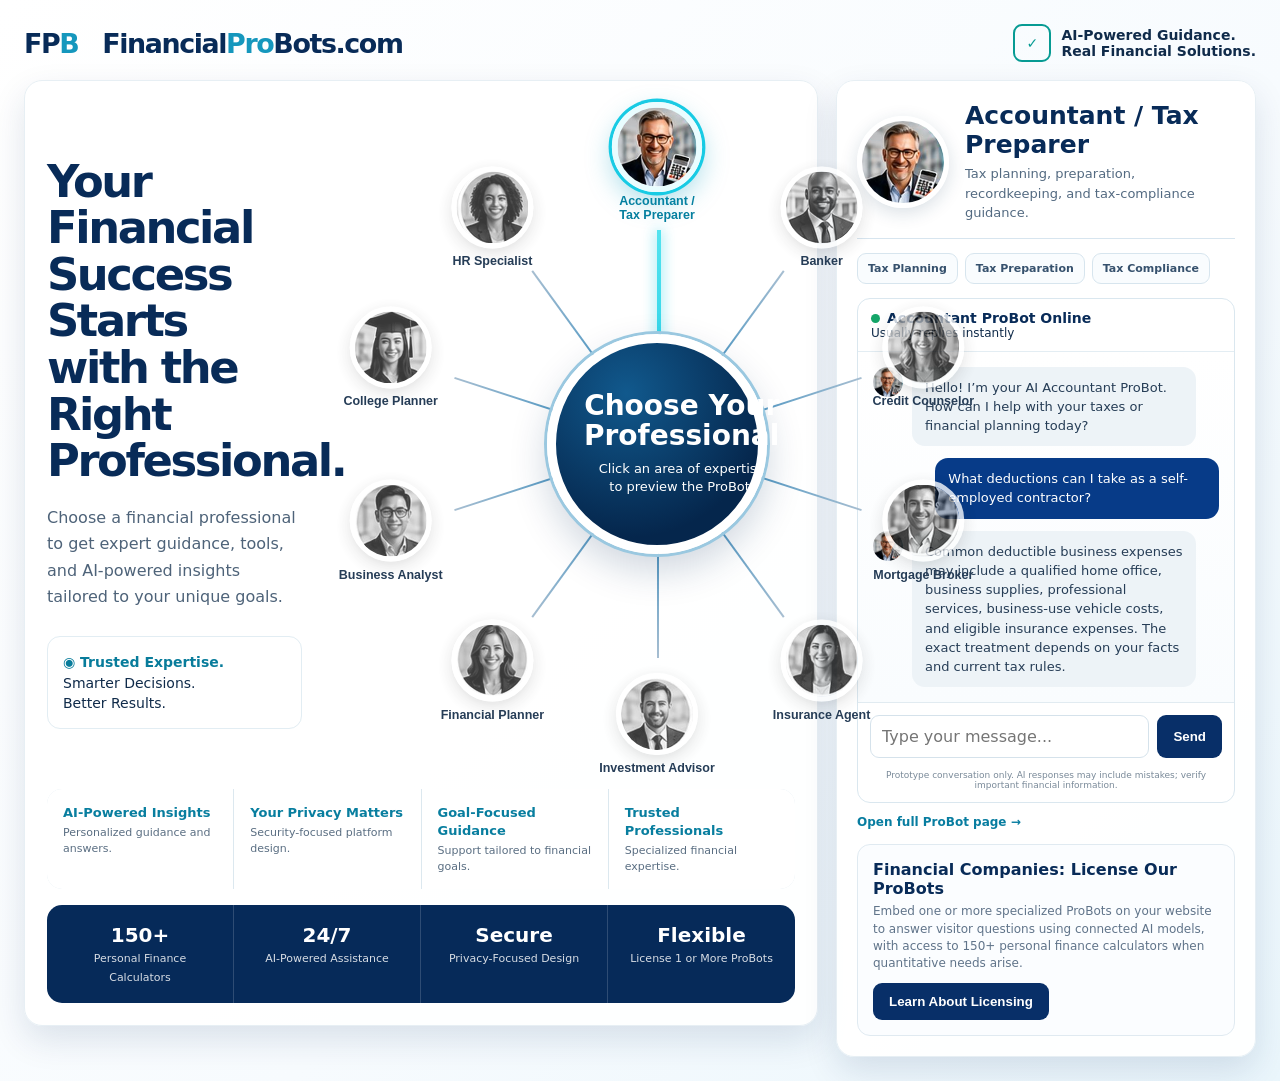
<file: index.html>
<!doctype html><html lang="en"><head><meta charset="utf-8"><meta name="viewport" content="width=device-width,initial-scale=1"><meta name="description" content="Explore specialized AI-powered Financial ProBots."><title>FinancialProBots.com</title><link rel="stylesheet" href="assets/site.css?v=2"></head><body><div class="page"><header class="topbar"><div class="brand">FP<b>B</b> &nbsp; Financial<b>Pro</b>Bots.com</div><div class="promise">AI-Powered Guidance.<br>Real Financial Solutions.</div></header><div class="layout"><section class="left"><div class="hero"><div class="intro"><h1>Your Financial<br>Success Starts<br>with the Right<br>Professional.</h1><p>Choose a financial professional to get expert guidance, tools, and AI-powered insights tailored to your unique goals.</p><div class="trust"><strong>◉ Trusted Expertise.</strong><br>Smarter Decisions.<br>Better Results.</div></div><div class="wheel" id="wheel"><div class="spoke s1" data-spoke="1"></div><div class="spoke s2" data-spoke="2"></div><div class="spoke s3" data-spoke="3"></div><div class="spoke s4" data-spoke="4"></div><div class="spoke s5" data-spoke="5"></div><div class="spoke s6" data-spoke="6"></div><div class="spoke s7" data-spoke="7"></div><div class="spoke s8" data-spoke="8"></div><div class="spoke s9" data-spoke="9"></div><div class="spoke s10" data-spoke="10"></div><div class="hub"><div><h2>Choose Your<br>Professional</h2><p>Click an area of expertise<br>to preview the ProBot.</p></div></div><button class="node n1 active" data-id="1" aria-label="Accountant / Tax Preparer"><img class="avatar" src="assets/probots/accountant-tax-preparer.svg" alt="Accountant / Tax Preparer"><span class="label">Accountant /<br>Tax Preparer</span></button><button class="node n2" data-id="2" aria-label="Banker"><img class="avatar" src="assets/probots/banker.svg" alt="Banker"><span class="label">Banker</span></button><button class="node n3" data-id="3" aria-label="Credit Counselor"><img class="avatar" src="assets/probots/credit-counselor.svg" alt="Credit Counselor"><span class="label">Credit Counselor</span></button><button class="node n4" data-id="4" aria-label="Mortgage Broker"><img class="avatar" src="assets/probots/mortgage-broker.svg" alt="Mortgage Broker"><span class="label">Mortgage Broker</span></button><button class="node n5" data-id="5" aria-label="Insurance Agent"><img class="avatar" src="assets/probots/insurance-agent.svg" alt="Insurance Agent"><span class="label">Insurance Agent</span></button><button class="node n6" data-id="6" aria-label="Investment Advisor"><img class="avatar" src="assets/probots/investment-advisor.svg" alt="Investment Advisor"><span class="label">Investment Advisor</span></button><button class="node n7" data-id="7" aria-label="Financial Planner"><img class="avatar" src="assets/probots/financial-planner.svg" alt="Financial Planner"><span class="label">Financial Planner</span></button><button class="node n8" data-id="8" aria-label="Business Analyst"><img class="avatar" src="assets/probots/business-analyst.svg" alt="Business Analyst"><span class="label">Business Analyst</span></button><button class="node n9" data-id="9" aria-label="College Planner"><img class="avatar" src="assets/probots/college-planner.svg" alt="College Planner"><span class="label">College Planner</span></button><button class="node n10" data-id="10" aria-label="HR Specialist"><img class="avatar" src="assets/probots/hr-specialist.svg" alt="HR Specialist"><span class="label">HR Specialist</span></button></div></div><div class="benefits"><div class="benefit"><strong>AI-Powered Insights</strong>Personalized guidance and answers.</div><div class="benefit"><strong>Your Privacy Matters</strong>Security-focused platform design.</div><div class="benefit"><strong>Goal-Focused Guidance</strong>Support tailored to financial goals.</div><div class="benefit"><strong>Trusted Professionals</strong>Specialized financial expertise.</div></div><div class="stats"><div class="stat"><b>150+</b><span>Personal Finance Calculators</span></div><div class="stat"><b>24/7</b><span>AI-Powered Assistance</span></div><div class="stat"><b>Secure</b><span>Privacy-Focused Design</span></div><div class="stat"><b>Flexible</b><span>License 1 or More ProBots</span></div></div></section><aside class="panel"><div class="profile"><img class="profileAvatar" id="profileAvatar" alt="Selected ProBot"><div><h2 id="profileTitle"></h2><p id="profileDesc"></p></div></div><div class="chips" id="chips"></div><div class="chat"><div class="chathead"><b><span class="online"></span><span id="onlineName"></span> ProBot Online</b>Usually replies instantly</div><div class="messages"><div class="row"><img class="mini" id="mini1" alt="ProBot"><div class="bubble" id="hello"></div></div><div class="row user"><div class="bubble" id="question"></div></div><div class="row"><img class="mini" id="mini2" alt="ProBot"><div class="bubble" id="answer"></div></div></div><div class="inputbar"><input aria-label="Message" placeholder="Type your message..."><button type="button">Send</button></div><div class="disclaimer">Prototype conversation only. AI responses may include mistakes; verify important financial information.</div></div><a id="fullLink" class="full-link" href="#">Open full ProBot page →</a><div class="license"><strong>Financial Companies: License Our ProBots</strong><p>Embed one or more specialized ProBots on your website to answer visitor questions using connected AI models, with access to 150+ personal finance calculators when quantitative needs arise.</p><button class="cta" type="button">Learn About Licensing</button></div></aside></div></div><script src="assets/app.js?v=2"></script></body></html>
</file>
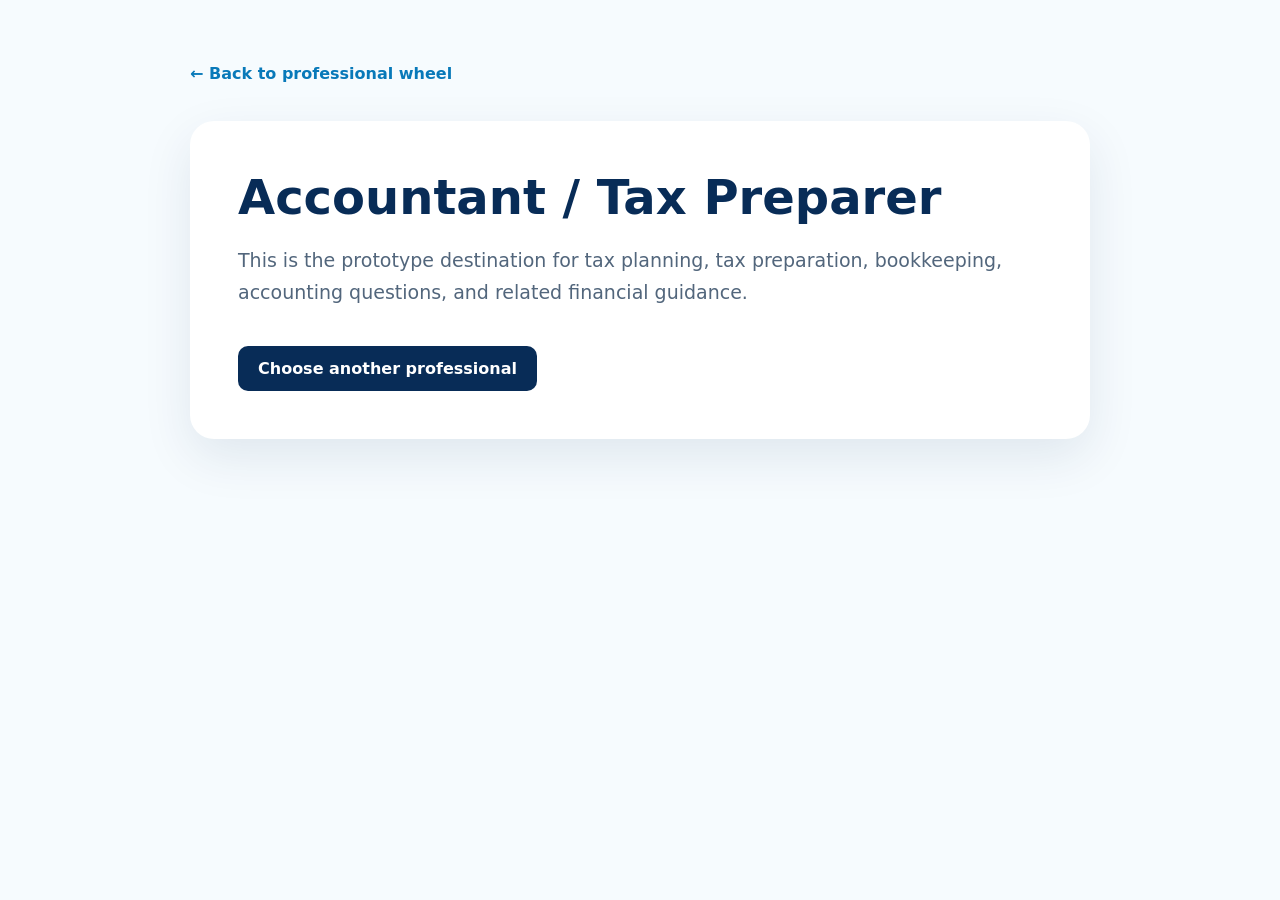
<file: professionals/accountant-tax-preparer.html>
<!doctype html><html lang="en"><head><meta charset="utf-8"><meta name="viewport" content="width=device-width,initial-scale=1"><title>Accountant / Tax Preparer — FinancialProBots</title><style>body{margin:0;font-family:system-ui;background:#f6fbfe;color:#123}.wrap{max-width:900px;margin:auto;padding:64px 24px}.back{color:#0879b9;text-decoration:none;font-weight:700}.card{margin-top:38px;background:white;border-radius:24px;padding:48px;box-shadow:0 18px 50px #082c5718}h1{color:#082c57;font-size:48px;margin:0 0 14px}p{font-size:19px;line-height:1.7;color:#52667c}.cta{display:inline-block;margin-top:18px;padding:13px 20px;border-radius:10px;background:#082c57;color:white;text-decoration:none;font-weight:700}</style></head><body><div class="wrap"><a class="back" href="../index.html">← Back to professional wheel</a><div class="card"><h1>Accountant / Tax Preparer</h1><p>This is the prototype destination for tax planning, tax preparation, bookkeeping, accounting questions, and related financial guidance.</p><a class="cta" href="../index.html">Choose another professional</a></div></div></body></html>
</file>
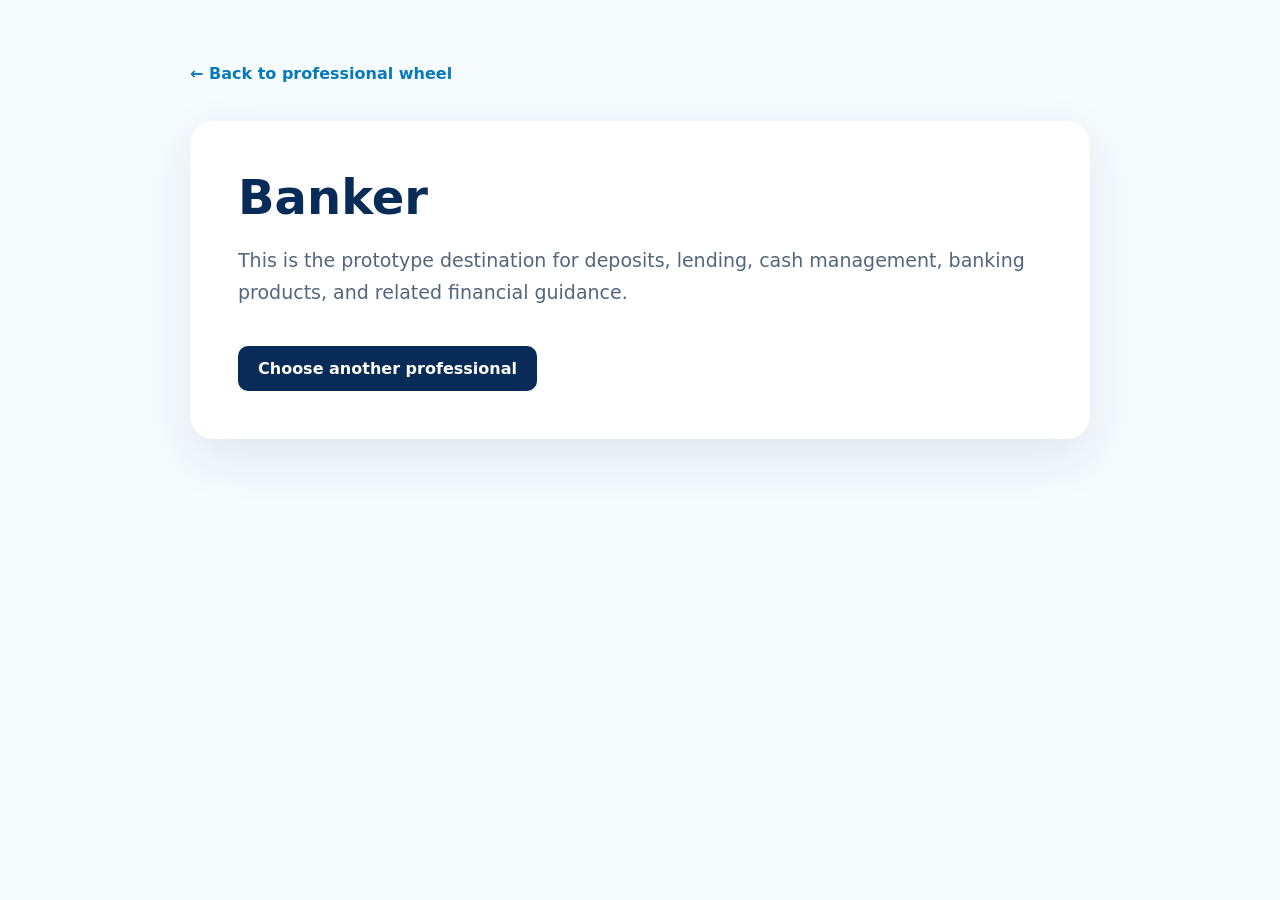
<file: professionals/banker.html>
<!doctype html><html lang="en"><head><meta charset="utf-8"><meta name="viewport" content="width=device-width,initial-scale=1"><title>Banker — FinancialProBots</title><style>body{margin:0;font-family:system-ui;background:#f6fbfe;color:#123}.wrap{max-width:900px;margin:auto;padding:64px 24px}.back{color:#0879b9;text-decoration:none;font-weight:700}.card{margin-top:38px;background:white;border-radius:24px;padding:48px;box-shadow:0 18px 50px #082c5718}h1{color:#082c57;font-size:48px;margin:0 0 14px}p{font-size:19px;line-height:1.7;color:#52667c}.cta{display:inline-block;margin-top:18px;padding:13px 20px;border-radius:10px;background:#082c57;color:white;text-decoration:none;font-weight:700}</style></head><body><div class="wrap"><a class="back" href="../index.html">← Back to professional wheel</a><div class="card"><h1>Banker</h1><p>This is the prototype destination for deposits, lending, cash management, banking products, and related financial guidance.</p><a class="cta" href="../index.html">Choose another professional</a></div></div></body></html>
</file>
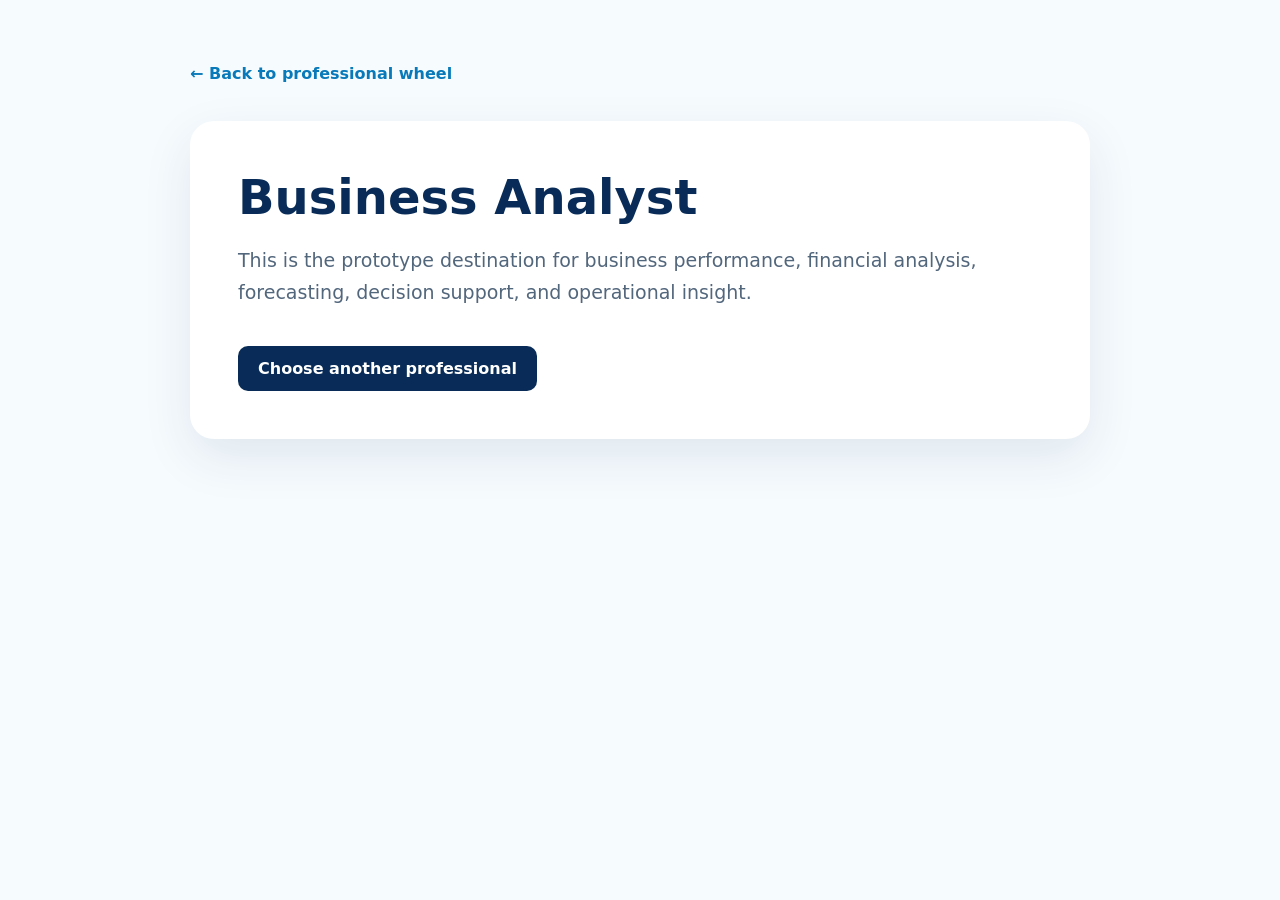
<file: professionals/business-analyst.html>
<!doctype html><html lang="en"><head><meta charset="utf-8"><meta name="viewport" content="width=device-width,initial-scale=1"><title>Business Analyst — FinancialProBots</title><style>body{margin:0;font-family:system-ui;background:#f6fbfe;color:#123}.wrap{max-width:900px;margin:auto;padding:64px 24px}.back{color:#0879b9;text-decoration:none;font-weight:700}.card{margin-top:38px;background:white;border-radius:24px;padding:48px;box-shadow:0 18px 50px #082c5718}h1{color:#082c57;font-size:48px;margin:0 0 14px}p{font-size:19px;line-height:1.7;color:#52667c}.cta{display:inline-block;margin-top:18px;padding:13px 20px;border-radius:10px;background:#082c57;color:white;text-decoration:none;font-weight:700}</style></head><body><div class="wrap"><a class="back" href="../index.html">← Back to professional wheel</a><div class="card"><h1>Business Analyst</h1><p>This is the prototype destination for business performance, financial analysis, forecasting, decision support, and operational insight.</p><a class="cta" href="../index.html">Choose another professional</a></div></div></body></html>
</file>
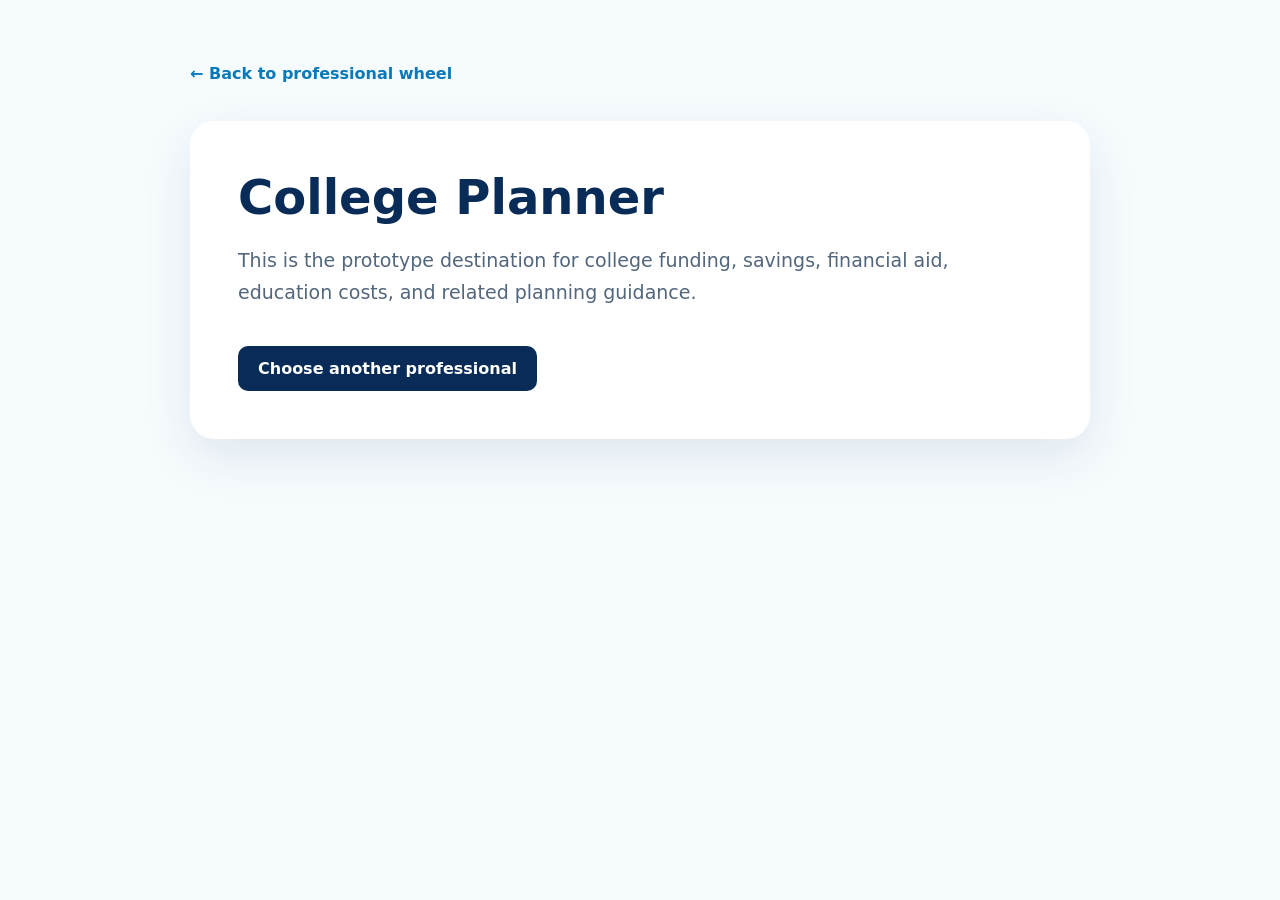
<file: professionals/college-planner.html>
<!doctype html><html lang="en"><head><meta charset="utf-8"><meta name="viewport" content="width=device-width,initial-scale=1"><title>College Planner — FinancialProBots</title><style>body{margin:0;font-family:system-ui;background:#f6fbfe;color:#123}.wrap{max-width:900px;margin:auto;padding:64px 24px}.back{color:#0879b9;text-decoration:none;font-weight:700}.card{margin-top:38px;background:white;border-radius:24px;padding:48px;box-shadow:0 18px 50px #082c5718}h1{color:#082c57;font-size:48px;margin:0 0 14px}p{font-size:19px;line-height:1.7;color:#52667c}.cta{display:inline-block;margin-top:18px;padding:13px 20px;border-radius:10px;background:#082c57;color:white;text-decoration:none;font-weight:700}</style></head><body><div class="wrap"><a class="back" href="../index.html">← Back to professional wheel</a><div class="card"><h1>College Planner</h1><p>This is the prototype destination for college funding, savings, financial aid, education costs, and related planning guidance.</p><a class="cta" href="../index.html">Choose another professional</a></div></div></body></html>
</file>
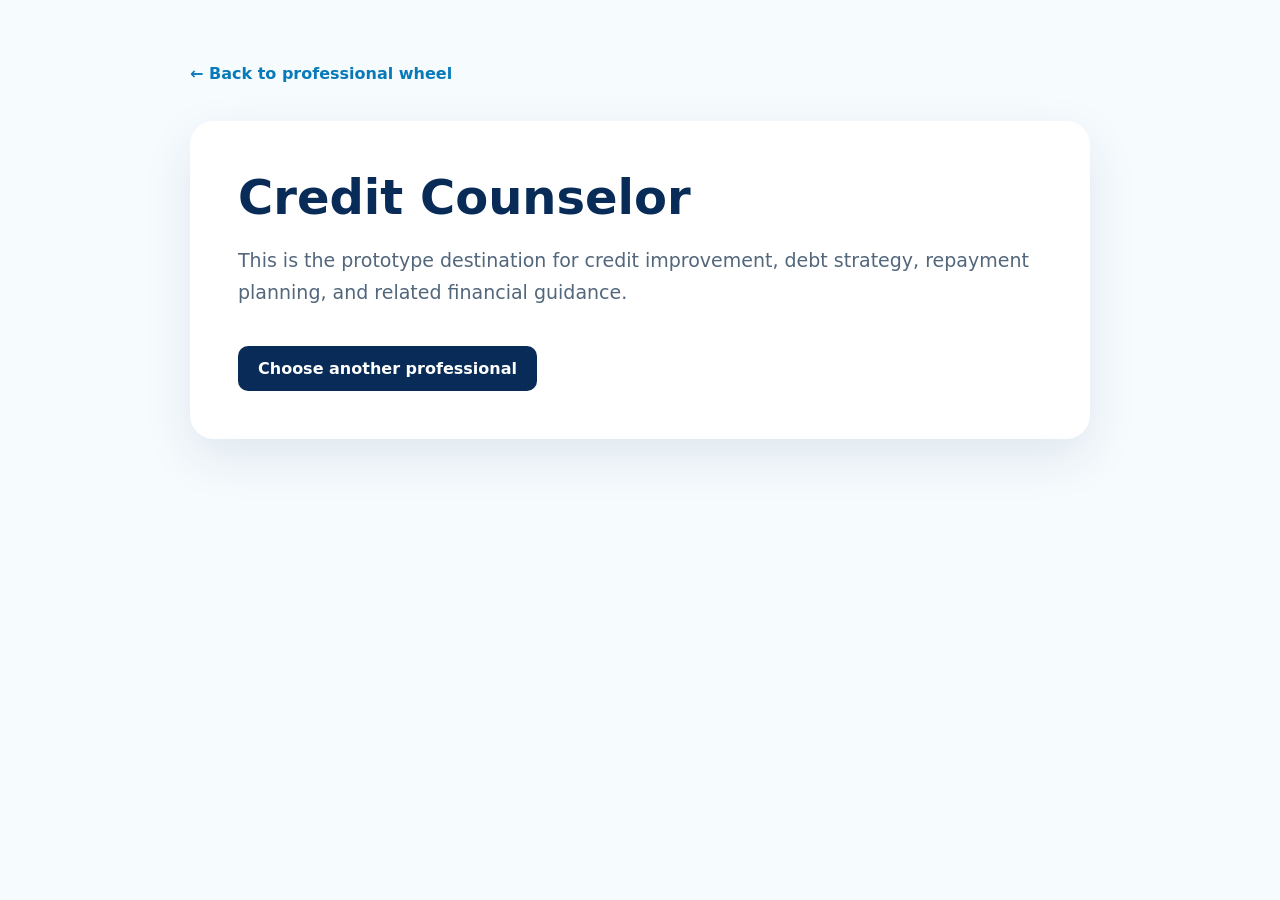
<file: professionals/credit-counselor.html>
<!doctype html><html lang="en"><head><meta charset="utf-8"><meta name="viewport" content="width=device-width,initial-scale=1"><title>Credit Counselor — FinancialProBots</title><style>body{margin:0;font-family:system-ui;background:#f6fbfe;color:#123}.wrap{max-width:900px;margin:auto;padding:64px 24px}.back{color:#0879b9;text-decoration:none;font-weight:700}.card{margin-top:38px;background:white;border-radius:24px;padding:48px;box-shadow:0 18px 50px #082c5718}h1{color:#082c57;font-size:48px;margin:0 0 14px}p{font-size:19px;line-height:1.7;color:#52667c}.cta{display:inline-block;margin-top:18px;padding:13px 20px;border-radius:10px;background:#082c57;color:white;text-decoration:none;font-weight:700}</style></head><body><div class="wrap"><a class="back" href="../index.html">← Back to professional wheel</a><div class="card"><h1>Credit Counselor</h1><p>This is the prototype destination for credit improvement, debt strategy, repayment planning, and related financial guidance.</p><a class="cta" href="../index.html">Choose another professional</a></div></div></body></html>
</file>
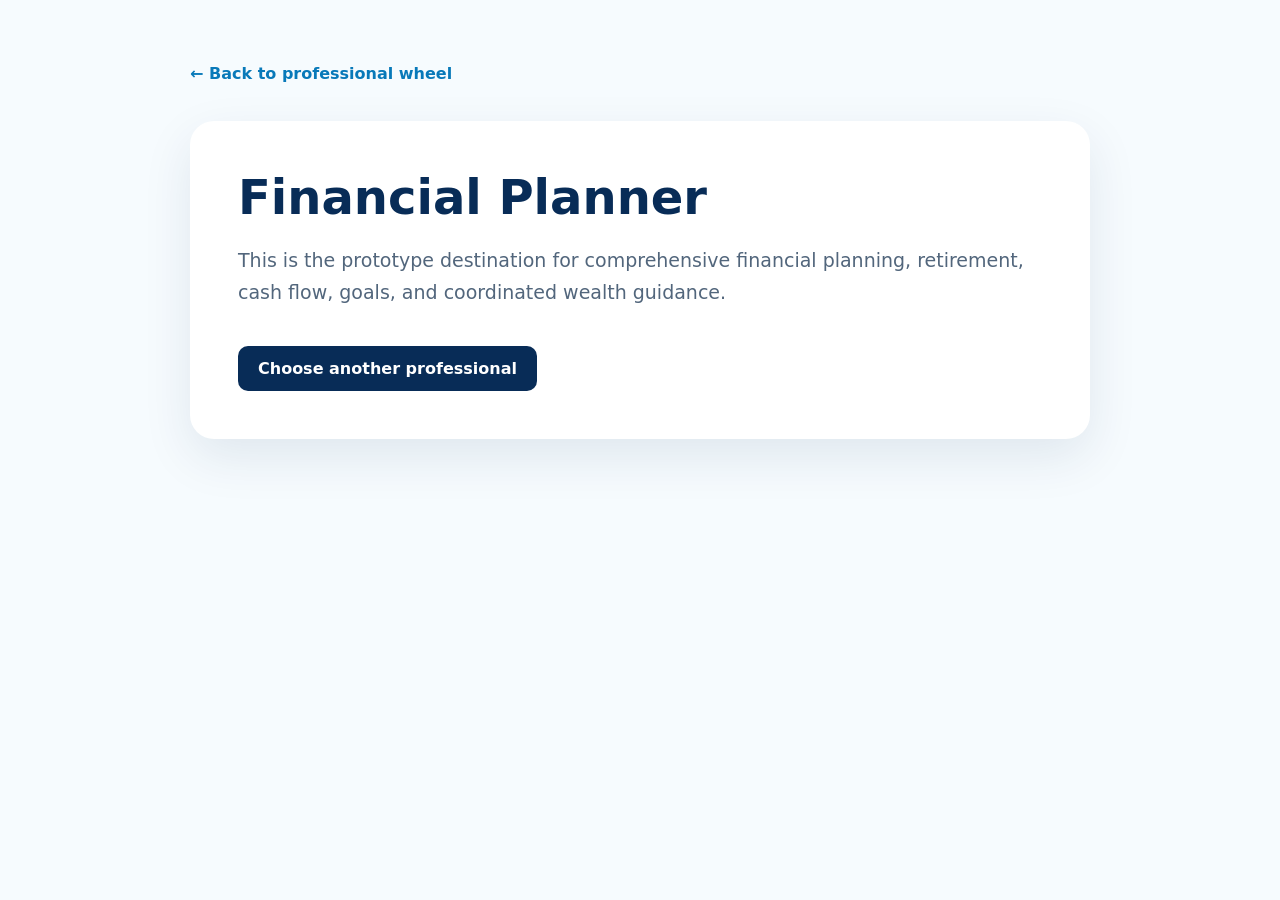
<file: professionals/financial-planner.html>
<!doctype html><html lang="en"><head><meta charset="utf-8"><meta name="viewport" content="width=device-width,initial-scale=1"><title>Financial Planner — FinancialProBots</title><style>body{margin:0;font-family:system-ui;background:#f6fbfe;color:#123}.wrap{max-width:900px;margin:auto;padding:64px 24px}.back{color:#0879b9;text-decoration:none;font-weight:700}.card{margin-top:38px;background:white;border-radius:24px;padding:48px;box-shadow:0 18px 50px #082c5718}h1{color:#082c57;font-size:48px;margin:0 0 14px}p{font-size:19px;line-height:1.7;color:#52667c}.cta{display:inline-block;margin-top:18px;padding:13px 20px;border-radius:10px;background:#082c57;color:white;text-decoration:none;font-weight:700}</style></head><body><div class="wrap"><a class="back" href="../index.html">← Back to professional wheel</a><div class="card"><h1>Financial Planner</h1><p>This is the prototype destination for comprehensive financial planning, retirement, cash flow, goals, and coordinated wealth guidance.</p><a class="cta" href="../index.html">Choose another professional</a></div></div></body></html>
</file>
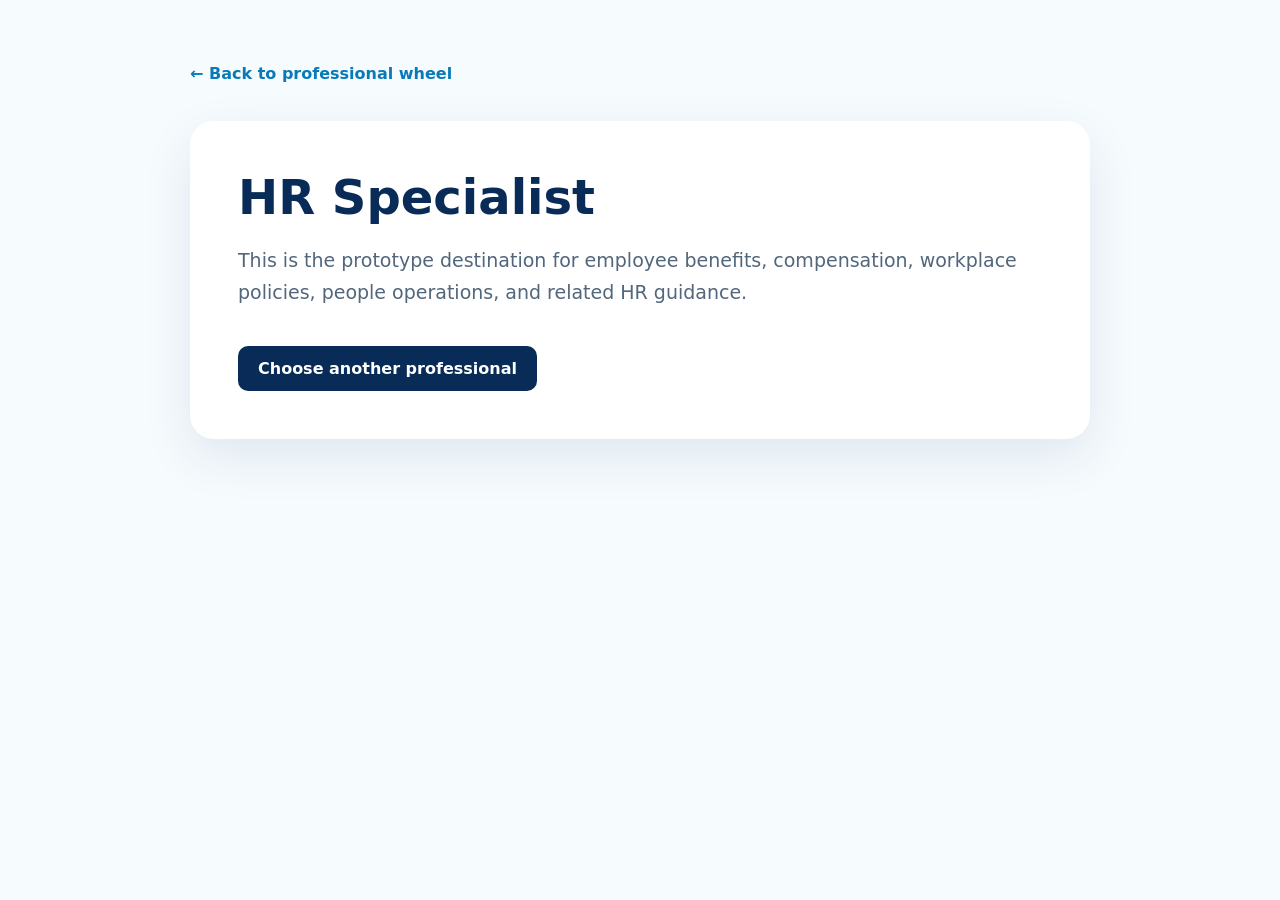
<file: professionals/hr-specialist.html>
<!doctype html><html lang="en"><head><meta charset="utf-8"><meta name="viewport" content="width=device-width,initial-scale=1"><title>HR Specialist — FinancialProBots</title><style>body{margin:0;font-family:system-ui;background:#f6fbfe;color:#123}.wrap{max-width:900px;margin:auto;padding:64px 24px}.back{color:#0879b9;text-decoration:none;font-weight:700}.card{margin-top:38px;background:white;border-radius:24px;padding:48px;box-shadow:0 18px 50px #082c5718}h1{color:#082c57;font-size:48px;margin:0 0 14px}p{font-size:19px;line-height:1.7;color:#52667c}.cta{display:inline-block;margin-top:18px;padding:13px 20px;border-radius:10px;background:#082c57;color:white;text-decoration:none;font-weight:700}</style></head><body><div class="wrap"><a class="back" href="../index.html">← Back to professional wheel</a><div class="card"><h1>HR Specialist</h1><p>This is the prototype destination for employee benefits, compensation, workplace policies, people operations, and related HR guidance.</p><a class="cta" href="../index.html">Choose another professional</a></div></div></body></html>
</file>
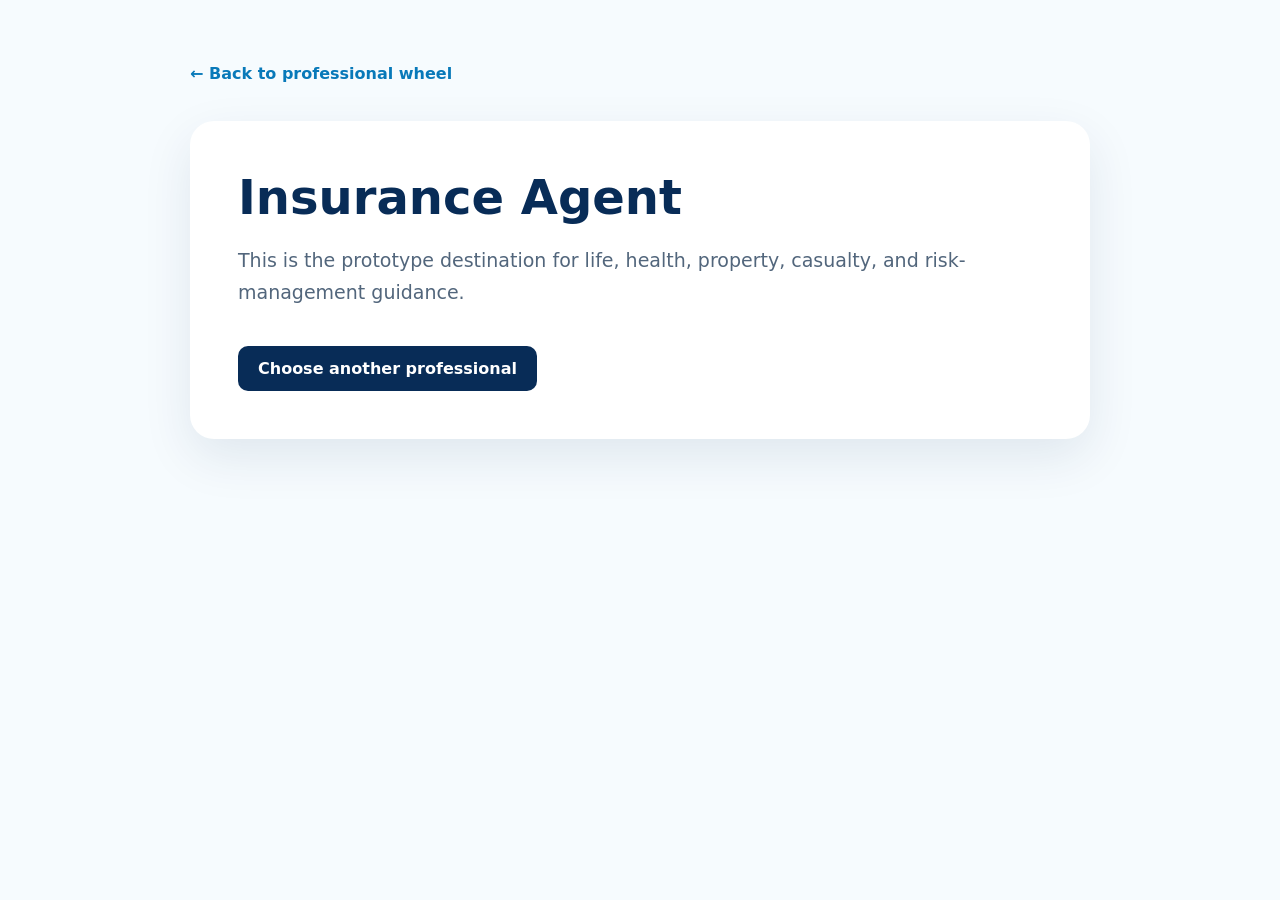
<file: professionals/insurance-agent.html>
<!doctype html><html lang="en"><head><meta charset="utf-8"><meta name="viewport" content="width=device-width,initial-scale=1"><title>Insurance Agent — FinancialProBots</title><style>body{margin:0;font-family:system-ui;background:#f6fbfe;color:#123}.wrap{max-width:900px;margin:auto;padding:64px 24px}.back{color:#0879b9;text-decoration:none;font-weight:700}.card{margin-top:38px;background:white;border-radius:24px;padding:48px;box-shadow:0 18px 50px #082c5718}h1{color:#082c57;font-size:48px;margin:0 0 14px}p{font-size:19px;line-height:1.7;color:#52667c}.cta{display:inline-block;margin-top:18px;padding:13px 20px;border-radius:10px;background:#082c57;color:white;text-decoration:none;font-weight:700}</style></head><body><div class="wrap"><a class="back" href="../index.html">← Back to professional wheel</a><div class="card"><h1>Insurance Agent</h1><p>This is the prototype destination for life, health, property, casualty, and risk-management guidance.</p><a class="cta" href="../index.html">Choose another professional</a></div></div></body></html>
</file>
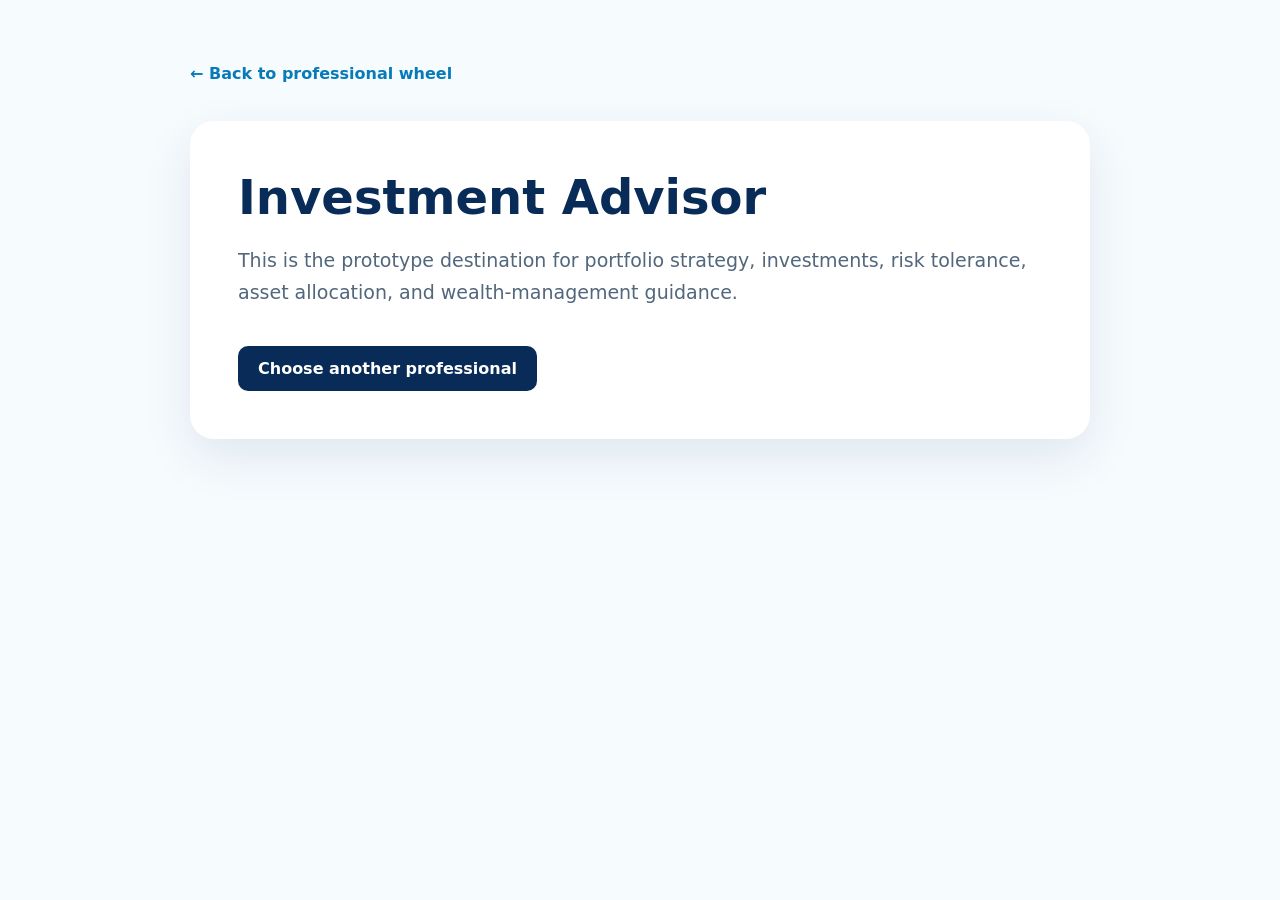
<file: professionals/investment-advisor.html>
<!doctype html><html lang="en"><head><meta charset="utf-8"><meta name="viewport" content="width=device-width,initial-scale=1"><title>Investment Advisor — FinancialProBots</title><style>body{margin:0;font-family:system-ui;background:#f6fbfe;color:#123}.wrap{max-width:900px;margin:auto;padding:64px 24px}.back{color:#0879b9;text-decoration:none;font-weight:700}.card{margin-top:38px;background:white;border-radius:24px;padding:48px;box-shadow:0 18px 50px #082c5718}h1{color:#082c57;font-size:48px;margin:0 0 14px}p{font-size:19px;line-height:1.7;color:#52667c}.cta{display:inline-block;margin-top:18px;padding:13px 20px;border-radius:10px;background:#082c57;color:white;text-decoration:none;font-weight:700}</style></head><body><div class="wrap"><a class="back" href="../index.html">← Back to professional wheel</a><div class="card"><h1>Investment Advisor</h1><p>This is the prototype destination for portfolio strategy, investments, risk tolerance, asset allocation, and wealth-management guidance.</p><a class="cta" href="../index.html">Choose another professional</a></div></div></body></html>
</file>
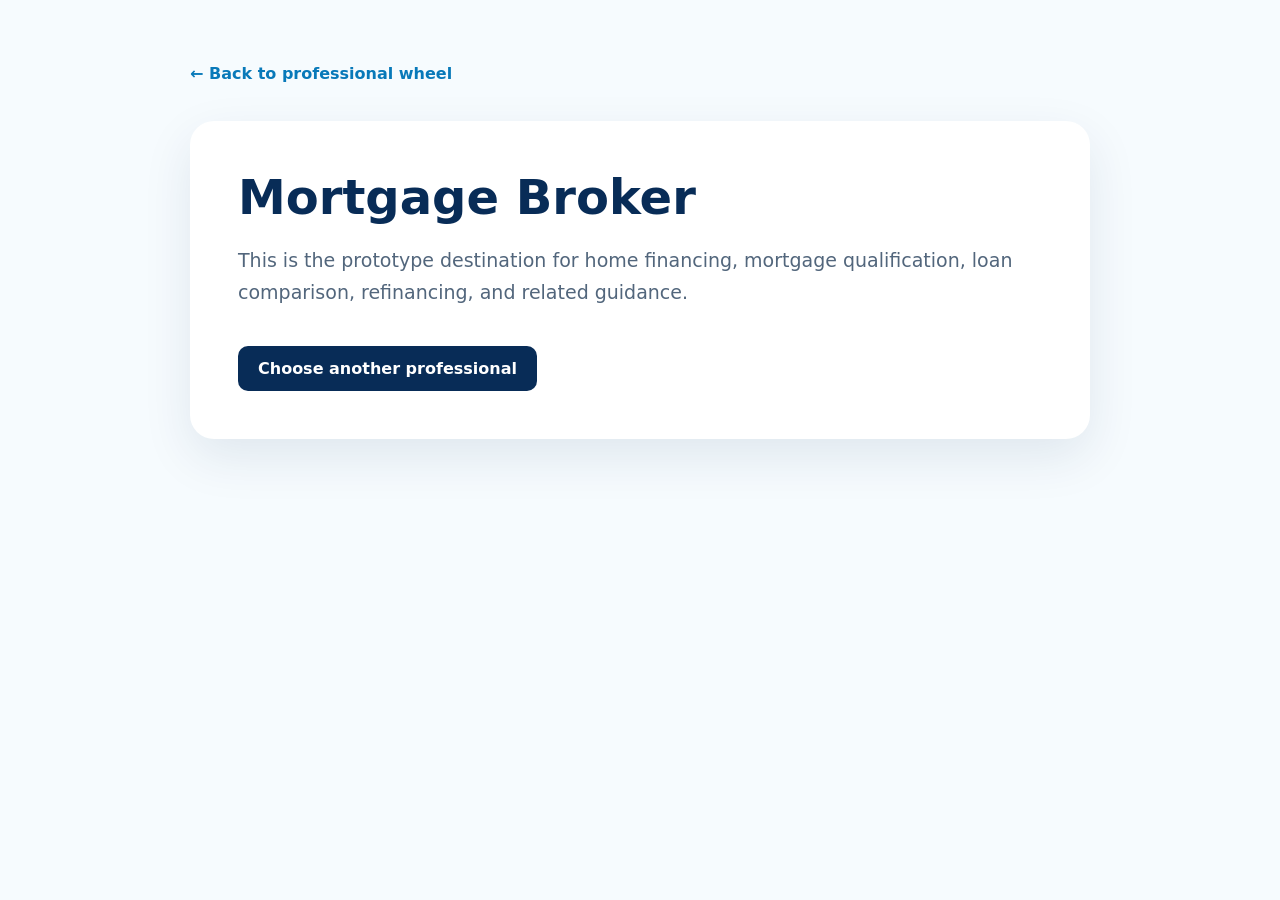
<file: professionals/mortgage-broker.html>
<!doctype html><html lang="en"><head><meta charset="utf-8"><meta name="viewport" content="width=device-width,initial-scale=1"><title>Mortgage Broker — FinancialProBots</title><style>body{margin:0;font-family:system-ui;background:#f6fbfe;color:#123}.wrap{max-width:900px;margin:auto;padding:64px 24px}.back{color:#0879b9;text-decoration:none;font-weight:700}.card{margin-top:38px;background:white;border-radius:24px;padding:48px;box-shadow:0 18px 50px #082c5718}h1{color:#082c57;font-size:48px;margin:0 0 14px}p{font-size:19px;line-height:1.7;color:#52667c}.cta{display:inline-block;margin-top:18px;padding:13px 20px;border-radius:10px;background:#082c57;color:white;text-decoration:none;font-weight:700}</style></head><body><div class="wrap"><a class="back" href="../index.html">← Back to professional wheel</a><div class="card"><h1>Mortgage Broker</h1><p>This is the prototype destination for home financing, mortgage qualification, loan comparison, refinancing, and related guidance.</p><a class="cta" href="../index.html">Choose another professional</a></div></div></body></html>
</file>
<file: assets/site.css>
:root{--navy:#082b58;--blue:#0879b9;--cyan:#18cbe4;--teal:#079b93;--ink:#102b4a;--line:#d7e5ef;--shadow:0 14px 34px rgba(8,43,88,.12)}*{box-sizing:border-box}body{margin:0;font-family:Inter,system-ui,-apple-system,"Segoe UI",sans-serif;color:var(--ink);background:linear-gradient(135deg,#fff,#f7fbfe 58%,#eaf6fc)}.page{max-width:1680px;margin:auto;padding:24px}.topbar{display:flex;justify-content:space-between;align-items:center;margin-bottom:18px}.brand{font-weight:850;font-size:clamp(24px,2.1vw,36px);letter-spacing:-1.4px;color:var(--navy)}.brand b{color:#1597bd}.promise{font-size:14px;font-weight:750;display:flex;gap:10px;align-items:center}.promise:before{content:'✓';width:34px;height:34px;border:2px solid var(--teal);color:var(--teal);border-radius:9px;display:grid;place-items:center}.layout{display:grid;grid-template-columns:minmax(760px,1.7fr) minmax(420px,.8fr);gap:18px;align-items:start}.left,.panel{background:rgba(255,255,255,.94);border:1px solid #e7eff4;border-radius:18px;box-shadow:var(--shadow)}.left{padding:18px 22px 22px}.hero{display:grid;grid-template-columns:255px minmax(580px,1fr);gap:10px;align-items:center}.intro h1{font-size:clamp(38px,3.5vw,58px);line-height:1.04;letter-spacing:-2.4px;margin:0 0 20px;color:var(--navy)}.intro p{font-size:16px;line-height:1.65;color:#4e6379}.trust{margin-top:26px;background:#fff;border:1px solid #e2edf3;border-radius:13px;padding:15px;font-size:14px;line-height:1.45}.trust strong{color:#087c9b}.wheel{position:relative;width:min(64vw,690px);aspect-ratio:1;margin:auto}.hub{position:absolute;z-index:5;left:50%;top:50%;transform:translate(-50%,-50%);width:220px;height:220px;border-radius:50%;display:grid;place-items:center;text-align:center;padding:28px;color:#fff;background:radial-gradient(circle at 35% 25%,#11598d,#05264c 72%);border:9px solid #fff;box-shadow:0 0 0 3px #9ac8e0,0 16px 38px #082b5833}.hub h2{font-size:28px;line-height:1.05;margin:0 0 10px}.hub p{font-size:13px;margin:0;line-height:1.4}.spoke{--a:0deg;position:absolute;left:50%;top:50%;width:2px;height:31%;transform-origin:top;transform:rotate(var(--a));background:linear-gradient(var(--blue),#a7bed1);z-index:1;transition:.25s}.spoke.active{width:4px;background:linear-gradient(var(--cyan),#54e3ef);box-shadow:0 0 13px #18cbe4cc}.node{--a:0deg;position:absolute;z-index:3;left:50%;top:50%;width:130px;border:0;background:transparent;padding:0;text-align:center;transform:translate(-50%,-50%) rotate(var(--a)) translateY(-280px) rotate(calc(-1 * var(--a)));cursor:pointer;outline:none;color:inherit}.avatar{display:block;width:82px;height:82px;margin:auto;border-radius:50%;object-fit:cover;border:5px solid #fff;box-shadow:0 5px 16px #173a5630;filter:grayscale(1);opacity:.78;transition:.25s}.label{display:block;font-size:12.5px;line-height:1.12;font-weight:780;margin-top:6px;color:#263d57}.node:hover .avatar,.node:focus .avatar,.node.active .avatar{filter:grayscale(0);opacity:1;transform:scale(1.1);border-color:#e9fdff;box-shadow:0 0 0 3px var(--cyan),0 9px 24px #0b9fc059}.node:hover .label,.node:focus .label,.node.active .label{color:#047e9e}.n1{--a:0deg}.n2{--a:36deg}.n3{--a:72deg}.n4{--a:108deg}.n5{--a:144deg}.n6{--a:180deg}.n7{--a:216deg}.n8{--a:252deg}.n9{--a:288deg}.n10{--a:324deg}.s1{--a:180deg}.s2{--a:216deg}.s3{--a:252deg}.s4{--a:288deg}.s5{--a:324deg}.s6{--a:0deg}.s7{--a:36deg}.s8{--a:72deg}.s9{--a:108deg}.s10{--a:144deg}.benefits{display:grid;grid-template-columns:repeat(4,1fr);gap:1px;background:#dce8ef;border-radius:15px;overflow:hidden}.benefit{background:#fff;padding:15px 16px;font-size:11px;line-height:1.4;color:#5a6e82}.benefit strong{display:block;color:#087e9f;font-size:13px;margin-bottom:3px}.stats{display:grid;grid-template-columns:repeat(4,1fr);background:#062a59;color:#fff;border-radius:15px;margin-top:16px;overflow:hidden}.stat{padding:18px;text-align:center;border-right:1px solid #ffffff29}.stat:last-child{border:0}.stat b{font-size:20px;display:block}.stat span{font-size:11px;opacity:.84}.panel{padding:20px;position:sticky;top:18px}.profile{display:grid;grid-template-columns:92px 1fr;gap:16px;align-items:center;padding-bottom:15px;border-bottom:1px solid var(--line)}.profileAvatar{width:92px;height:92px;border-radius:50%;object-fit:cover;border:5px solid #fff;box-shadow:0 5px 18px #163b5a28}.profile h2{margin:0 0 5px;font-size:25px;color:var(--navy)}.profile p{margin:0;color:#536a81;font-size:13px;line-height:1.5}.chips{display:flex;gap:7px;flex-wrap:wrap;margin:14px 0}.chip{padding:8px 10px;border:1px solid #d7e5ee;border-radius:9px;background:#f9fcfe;font-size:11px;font-weight:750;color:#36516d}.chat{border:1px solid #dae7ef;border-radius:13px;overflow:hidden;background:#fff}.chathead{padding:11px 13px;border-bottom:1px solid #e3edf3;font-size:12px}.chathead b{display:block;font-size:14px;color:var(--navy)}.online{display:inline-block;width:9px;height:9px;background:#14a568;border-radius:50%;margin-right:7px}.messages{padding:15px;display:flex;flex-direction:column;gap:12px;min-height:350px;background:linear-gradient(#fff,#f9fcfe)}.row{display:flex;gap:9px;align-items:flex-start}.row.user{justify-content:flex-end}.mini{width:30px;height:30px;flex:0 0 30px;border-radius:50%;object-fit:cover}.bubble{max-width:82%;padding:11px 13px;border-radius:13px;background:#edf3f7;font-size:13px;line-height:1.48;color:#263d56}.user .bubble{background:#073b88;color:#fff}.inputbar{display:flex;gap:8px;padding:12px;border-top:1px solid #e1ebf1}.inputbar input{flex:1;border:1px solid #d5e2eb;border-radius:9px;padding:11px;font:inherit}.inputbar button,.cta{border:0;border-radius:9px;background:#082f68;color:#fff;padding:11px 16px;font-weight:750;cursor:pointer}.disclaimer{text-align:center;color:#7a8a99;font-size:9px;padding:0 12px 12px}.license{margin-top:14px;padding:15px;border:1px solid #e0eaf1;border-radius:13px;background:#fbfdff}.license strong{display:block;color:var(--navy);margin-bottom:5px}.license p{font-size:12px;color:#60748a;margin:0 0 10px;line-height:1.45}.full-link{display:inline-block;color:#087da0;font-size:12px;font-weight:800;text-decoration:none;margin-top:12px}@media(max-width:1220px){.layout{grid-template-columns:1fr}.panel{position:static}.hero{grid-template-columns:230px 1fr}.wheel{width:min(70vw,690px)}}@media(max-width:820px){.page{padding:12px}.promise{display:none}.hero{grid-template-columns:1fr}.intro{text-align:center}.wheel{display:grid;grid-template-columns:repeat(2,1fr);gap:18px;width:100%;aspect-ratio:auto;margin:28px 0}.spoke{display:none}.hub{position:relative;left:auto;top:auto;transform:none;grid-column:1/-1;justify-self:center;width:185px;height:185px}.node{position:relative;left:auto;top:auto;width:100%;transform:none}.benefits,.stats{grid-template-columns:1fr 1fr}.panel{padding:14px}}@media(max-width:480px){.benefits,.stats{grid-template-columns:1fr}.profile{grid-template-columns:72px 1fr}.profileAvatar{width:72px;height:72px}.profile h2{font-size:21px}}
</file>
